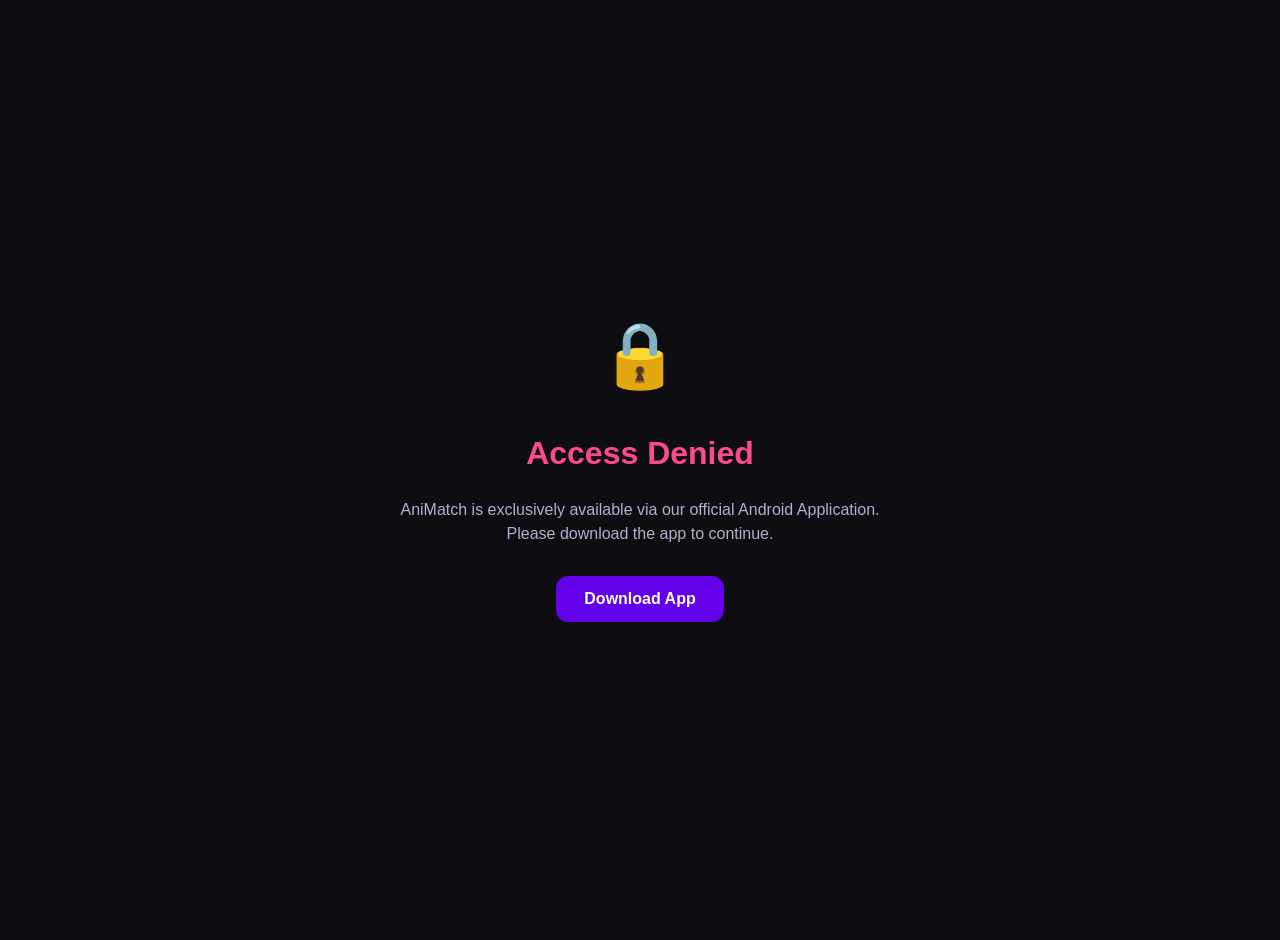
<file: index.html>
<!DOCTYPE html>
<html lang="en" data-theme="dark">

<head>
    <meta charset="UTF-8">
    <meta name="viewport" content="width=device-width, initial-scale=1.0, maximum-scale=1.0, user-scalable=no">
    <title>AniMatch — Smart Anime Discovery</title>
    <script>
        // Deferred security check — waits for the Android WebView bridge to inject
        window.addEventListener('DOMContentLoaded', () => {
            setTimeout(() => {
                const isApp = navigator.userAgent.includes("AniMatch-Android-App");
                const hasBridge = window.Android && typeof window.Android.isAndroid === 'function';

                if (!isApp && !hasBridge) {
                    // Replaces the entire page if accessed via standard web browser
                    document.documentElement.innerHTML = `
                        <head>
                            <meta name="viewport" content="width=device-width, initial-scale=1.0">
                            <title>Access Denied - AniMatch</title>
                            <style>
                                body { background:#0e0e12; color:white; height:100vh; margin:0; display:flex; 
                                       flex-direction:column; align-items:center; justify-content:center; 
                                       text-align:center; font-family:'Inter', sans-serif; padding:20px; }
                                h1 { color: #ff4b8a; margin-bottom: 10px; }
                                p { color: #b0b0cc; margin-bottom: 30px; line-height: 1.5; }
                                .btn { background: #6200ea; color: white; text-decoration: none; 
                                       font-weight: 600; padding: 14px 28px; border-radius: 12px; }
                            </style>
                        </head>
                        <body>
                            <span style="font-size: 64px; margin-bottom: 20px;">🔒</span>
                            <h1>Access Denied</h1>
                            <p>AniMatch is exclusively available via our official Android Application.<br>
                            Please download the app to continue.</p>
                            <a href="https://github.com/your-username/animatch-releases" class="btn">
                               Download App
                            </a>
                        </body>
                    `;
                    window.stop();
                }
            }, 300);
        });
    </script>
    <meta name="description"
        content="Discover your next favorite anime with intelligent recommendations, Tinder-style swiping, and personalized taste tracking.">
    <link rel="manifest" href="manifest.json">
    <meta name="theme-color" content="#0e0e12">
    <link href="https://fonts.googleapis.com/css2?family=Inter:wght@400;600;700;800;900&display=swap" rel="stylesheet">
    <link href="https://fonts.googleapis.com/icon?family=Material+Icons+Round" rel="stylesheet">
    <link rel="stylesheet" href="style.css">
</head>

<body>

    <!-- Header -->
    <header>
        <div class="header-top">
            <div class="app-title">AniMatch</div>
            <div class="header-actions">
                <button class="surprise-btn" id="btnSurprise" title="Surprise Me!">
                    <span class="material-icons-round" style="font-size:18px">casino</span>
                </button>
                <button class="theme-toggle" id="btnTheme" title="Toggle Theme">
                    <span class="material-icons-round" style="font-size:18px">light_mode</span>
                </button>
                <div class="level-container">
                    <div class="level-badge">
                        <span class="material-icons-round" style="font-size:13px">bolt</span>
                        <span id="levelDisplay">Lvl 1</span>
                    </div>
                    <div class="xp-bar-wrap">
                        <div class="xp-bar-fill" id="xpBarFill"></div>
                    </div>
                </div>
            </div>
        </div>
        <div class="search-container">
            <div class="input-group">
                <span class="material-icons-round input-icon">search</span>
                <input type="text" id="searchInput" class="material-input" placeholder="Search anime...">
            </div>
            <div class="select-wrapper">
                <select id="genreSelect" class="custom-select">
                    <option value="">All</option>
                    <option value="1">Action</option>
                    <option value="2">Adventure</option>
                    <option value="4">Comedy</option>
                    <option value="8">Drama</option>
                    <option value="10">Fantasy</option>
                    <option value="14">Horror</option>
                    <option value="62">Isekai</option>
                    <option value="7">Mystery</option>
                    <option value="22">Romance</option>
                    <option value="24">Sci-Fi</option>
                    <option value="36">Slice of Life</option>
                    <option value="30">Sports</option>
                    <option value="37">Supernatural</option>
                    <option value="41">Thriller</option>
                </select>
                <span class="material-icons-round select-arrow">expand_more</span>
            </div>
            <button class="btn-smart" id="btnSmartMatch">
                <span class="material-icons-round" style="font-size:16px">auto_awesome</span> Smart
            </button>
        </div>
    </header>

    <main>
        <!-- View: Discover -->
        <div id="view-discover" class="view active">
            <div class="card-area" id="cardStack">
                <div class="empty">
                    <span class="material-icons-round"
                        style="font-size:3rem;color:var(--primary-light)">travel_explore</span><br>
                    <span style="margin-top:8px;display:block">Search, pick a genre, or try <b>Smart Match</b></span>
                </div>
            </div>
            <div class="action-bar hidden" id="actionBar">
                <button class="btn-round btn-skip" id="btnSkip" aria-label="Skip">
                    <span class="material-icons-round">close</span>
                </button>
                <button class="btn-round btn-like-main" id="btnLike" aria-label="Like">
                    <span class="material-icons-round">favorite</span>
                </button>
                <button class="btn-round btn-save" id="btnSave" aria-label="Save">
                    <span class="material-icons-round">bookmark_add</span>
                </button>
            </div>
        </div>

        <!-- View: List -->
        <div id="view-list" class="view">
            <div class="section-title"><span class="material-icons-round">bookmarks</span> My List</div>
            <div class="list-toolbar" id="listToolbar">
                <div class="input-group" style="flex:1">
                    <span class="material-icons-round input-icon">filter_list</span>
                    <input type="text" id="listFilterInput" class="material-input" placeholder="Filter...">
                </div>
                <div style="display:flex;gap:4px;overflow-x:auto" id="statusFilters">
                    <button class="filter-chip active" data-status="all">All</button>
                    <button class="filter-chip" data-status="planning">Plan</button>
                    <button class="filter-chip" data-status="watching">Watch</button>
                    <button class="filter-chip" data-status="completed">Done</button>
                    <button class="filter-chip" data-status="dropped">Drop</button>
                </div>
                <button class="sort-btn" id="btnSort">
                    <span class="material-icons-round" style="font-size:14px">sort</span> Sort
                </button>
            </div>
            <div id="watchlistContainer"></div>
        </div>

        <!-- View: Profile / Stats -->
        <div id="view-profile" class="view">
            <div class="profile-header">
                <div class="profile-level" id="profileLevel">Level 1</div>
                <div class="profile-xp-text" id="profileXpText">0 / 100 XP</div>
                <div class="profile-xp-bar">
                    <div class="profile-xp-fill" id="profileXpFill"></div>
                </div>
            </div>

            <div class="streak-card">
                <div>
                    <div class="streak-num" id="streakNum">0</div>
                    <div class="streak-label">Day Streak 🔥</div>
                </div>
                <div style="text-align:right">
                    <div style="font-size:0.8rem;opacity:0.8">Best</div>
                    <div style="font-size:1.2rem;font-weight:800" id="bestStreak">0</div>
                </div>
            </div>

            <div class="stats-grid">
                <div class="stat-card">
                    <div class="stat-value" id="statLikes">0</div>
                    <div class="stat-label">Likes</div>
                </div>
                <div class="stat-card">
                    <div class="stat-value" id="statSwipes">0</div>
                    <div class="stat-label">Swipes</div>
                </div>
                <div class="stat-card">
                    <div class="stat-value" id="statWatchlist">0</div>
                    <div class="stat-label">In List</div>
                </div>
                <div class="stat-card">
                    <div class="stat-value" id="statAvgScore">—</div>
                    <div class="stat-label">Avg Score</div>
                </div>
            </div>

            <div class="chart-section">
                <h3>Genre Taste Map</h3>
                <div class="chart-container">
                    <canvas id="genreChart" width="140" height="140"></canvas>
                    <div class="chart-legend" id="chartLegend"></div>
                </div>
            </div>

            <div class="top-section">
                <h3>⭐ Top Rated by You</h3>
                <div id="topAnimeList"></div>
            </div>

            <button class="btn-export" id="btnExport">
                <span class="material-icons-round">share</span> Export Taste Card
            </button>
            <div style="text-align:center; margin-top: 15px;">
                <a href="privacy.html" target="_blank"
                    style="color:var(--text-dim); font-size:12px; text-decoration:underline;">Privacy Policy</a>
            </div>
        </div>

        <!-- View: Achievements -->
        <div id="view-achievements" class="view">
            <div class="section-title"><span class="material-icons-round">emoji_events</span> Achievements</div>
            <div class="ach-grid" id="achGrid"></div>
        </div>
    </main>

    <!-- Navigation -->
    <nav>
        <div class="nav-inner">
            <div class="nav-item active" data-target="view-discover">
                <span class="material-icons-round">explore</span> Discover
            </div>
            <div class="nav-item" data-target="view-list">
                <span class="material-icons-round">bookmarks</span> List
            </div>
            <div class="nav-item" data-target="view-profile">
                <span class="material-icons-round">person</span> Profile
            </div>
            <div class="nav-item" data-target="view-achievements">
                <span class="material-icons-round">emoji_events</span> Awards
            </div>
        </div>
    </nav>

    <!-- Details Modal -->
    <div class="modal-overlay" id="detailsModal">
        <div class="modal-content">
            <div class="modal-header">
                <img src="" alt="" class="modal-img" id="modalImg">
                <button class="modal-close" id="modalClose">
                    <span class="material-icons-round">close</span>
                </button>
            </div>
            <div class="modal-body">
                <h2 class="modal-title" id="modalTitle">Title</h2>
                <div class="modal-score" id="modalScore"></div>
                <div class="modal-tags" id="modalGenres"></div>

                <div class="modal-rating-section">
                    <label>Your Rating</label>
                    <div class="modal-stars" id="modalStars">
                        <span class="star material-icons-round" data-v="1">star</span>
                        <span class="star material-icons-round" data-v="2">star</span>
                        <span class="star material-icons-round" data-v="3">star</span>
                        <span class="star material-icons-round" data-v="4">star</span>
                        <span class="star material-icons-round" data-v="5">star</span>
                    </div>
                </div>

                <div class="modal-status-section">
                    <label>Watch Status</label>
                    <div class="status-options" id="modalStatusOptions">
                        <button class="status-option" data-status="planning">📋 Planning</button>
                        <button class="status-option" data-status="watching">▶️ Watching</button>
                        <button class="status-option" data-status="completed">✅ Completed</button>
                        <button class="status-option" data-status="dropped">🚫 Dropped</button>
                    </div>
                </div>

                <p class="modal-desc" id="modalDesc">Description...</p>

                <button class="modal-btn btn-like-modal" id="modalLikeBtn">
                    <span class="material-icons-round">favorite</span> Like This
                </button>
                <button class="modal-btn btn-add-list" id="modalListBtn">
                    <span class="material-icons-round">add</span> Add to Watchlist
                </button>
            </div>
        </div>
    </div>

    <!-- Quick Action Overlay -->
    <div class="quick-actions" id="quickActions">
        <div class="quick-actions-menu">
            <button class="qa-item" id="qaLike"><span class="material-icons-round"
                    style="color:var(--like-color)">favorite</span> Like</button>
            <button class="qa-item" id="qaSave"><span class="material-icons-round"
                    style="color:var(--save-color)">bookmark_add</span> Add to List</button>
            <button class="qa-item" id="qaSkip"><span class="material-icons-round"
                    style="color:var(--skip-color)">close</span> Skip</button>
        </div>
    </div>

    <!-- Privacy Policy Modal -->
    <div class="modal-overlay" id="privacyModal"
        style="display:flex; opacity:0; pointer-events:none; transition:opacity 0.3s; z-index:9999; align-items:center; justify-content:center; background:rgba(0,0,0,0.85);">
        <div class="modal-content"
            style="max-height:80vh; max-width:400px; padding:25px 20px; padding-bottom:max(20px, env(safe-area-inset-bottom, 20px)); text-align:center; overflow-y:auto; transform:none; height:auto; border-radius:18px;">
            <span class="material-icons-round"
                style="font-size: 48px; color: var(--primary); margin-bottom: 15px;">shield</span>
            <h2 style="margin-bottom: 20px; color: var(--text-main);">Privacy & Data</h2>
            <p
                style="color: var(--text-sec); font-size: 14px; margin-bottom: 25px; text-align: left; line-height: 1.6;">
                Welcome to AniMatch! Before you start swiping, please note:<br><br>
                • We do <strong>not</strong> collect personal data.<br>
                • All likes, stats, and watchlists are stored <strong>locally on your device</strong>.<br>
                • We use the unofficial <a href="https://jikan.moe" target="_blank"
                    style="color:var(--accent); font-weight:bold;">Jikan API</a> to fetch anime data.<br><br>
                Read our full <a href="privacy.html" target="_blank"
                    style="color:var(--primary); font-weight:bold;">Privacy Policy</a>.
            </p>
            <button class="btn-smart" id="btnAcceptPrivacy"
                style="width: 100%; padding: 14px; border-radius: 12px; font-size: 16px; justify-content: center;">
                I Understand & Accept
            </button>
        </div>
    </div>

    <!-- Global Loader -->
    <div class="loader" id="globalLoader">
        <div class="spinner"></div>
        <div style="color:var(--text-sec);font-size:0.85rem">Loading...</div>
    </div>

    <!-- Toast -->
    <div class="toast" id="toast">Message</div>

    <!-- Achievement Unlock Toast -->
    <div class="ach-toast" id="achToast">
        <div class="ach-toast-icon material-icons-round">emoji_events</div>
        <div class="ach-toast-title" id="achToastTitle">Achievement Unlocked!</div>
    </div>

    <!-- Hidden canvas for export -->
    <canvas id="exportCanvas" width="600" height="800" style="display:none"></canvas>

    <script src="app.js"></script>
</body>

</html>
</file>
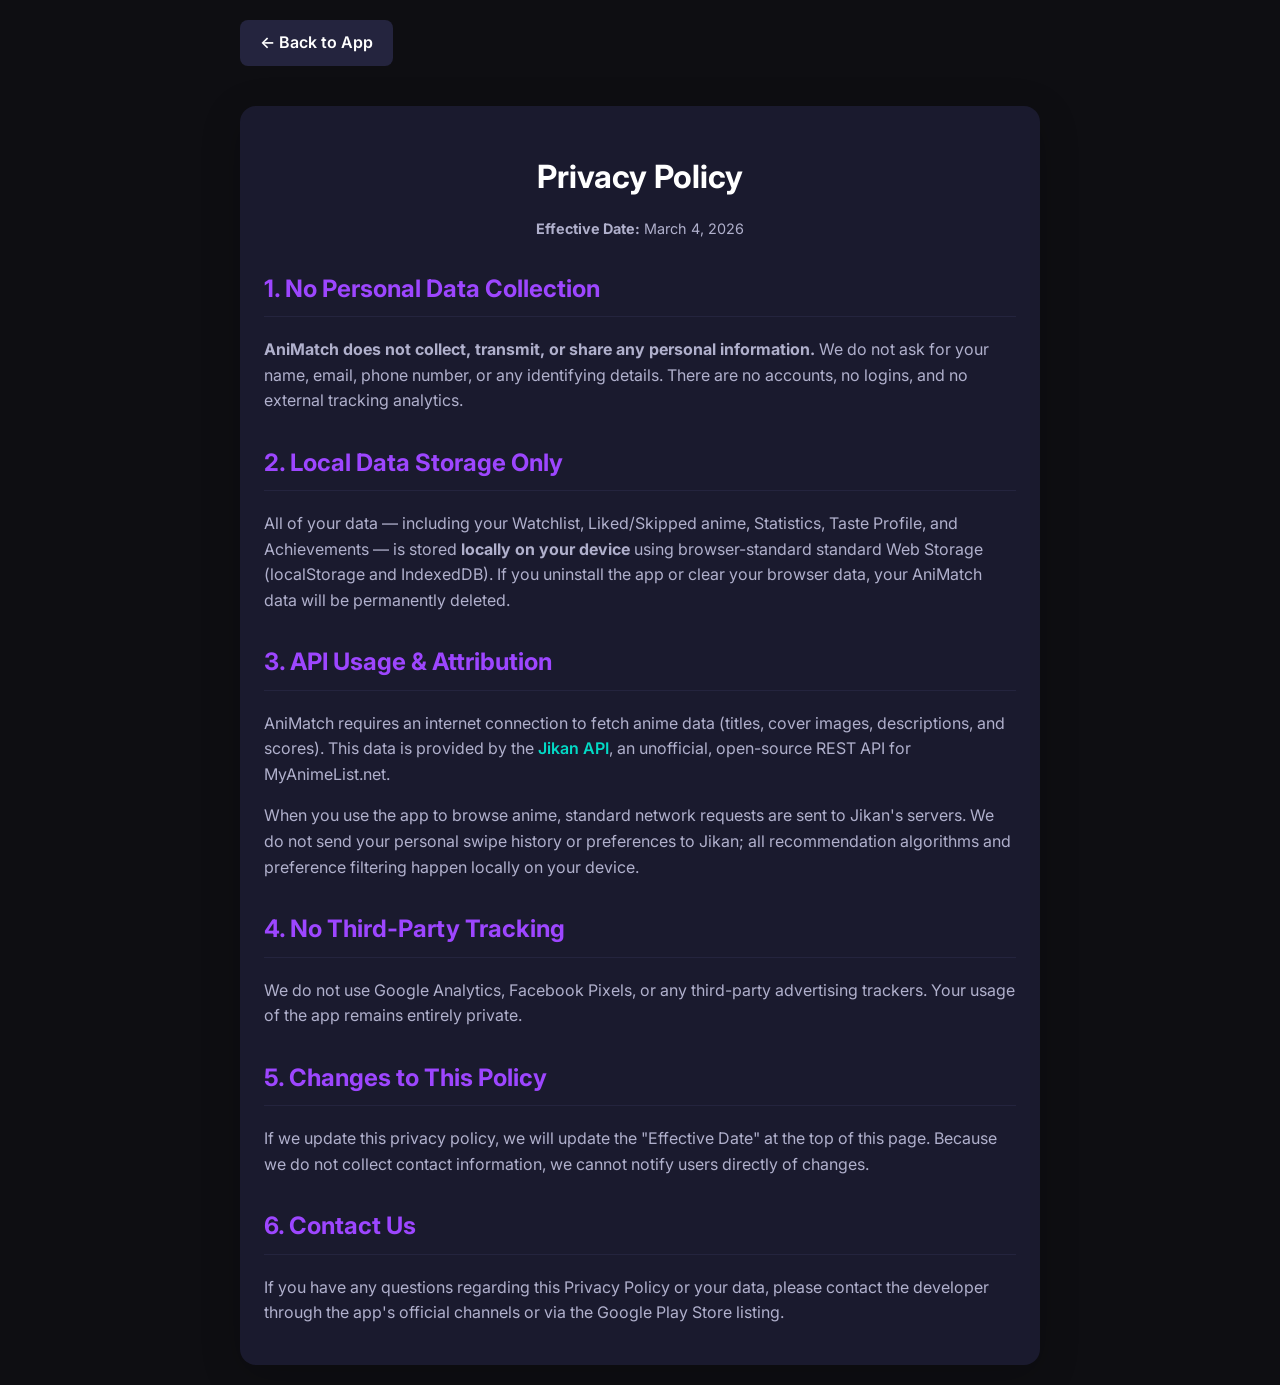
<file: privacy.html>
<!DOCTYPE html>
<html lang="en">

<head>
    <meta charset="UTF-8">
    <meta name="viewport" content="width=device-width, initial-scale=1.0, maximum-scale=1.0, user-scalable=no">
    <title>Privacy Policy - AniMatch</title>
    <link href="https://fonts.googleapis.com/css2?family=Inter:wght@400;600;700;800;900&display=swap" rel="stylesheet">
    <style>
        :root {
            --bg-dark: #0e0e12;
            --surface: #1a1a2e;
            --surface-2: #24243e;
            --text-main: #f0f0f5;
            --text-sec: #b0b0cc;
            --primary: #6200ea;
        }

        body {
            background-color: var(--bg-dark);
            color: var(--text-main);
            font-family: 'Inter', sans-serif;
            line-height: 1.6;
            padding: 20px;
            max-width: 800px;
            margin: 0 auto;
        }

        h1 {
            color: #fff;
            text-align: center;
            margin-bottom: 5px;
        }

        h2 {
            color: #9d46ff;
            margin-top: 30px;
            border-bottom: 1px solid var(--surface-2);
            padding-bottom: 8px;
        }

        p {
            color: var(--text-sec);
            margin-bottom: 15px;
        }

        .card {
            background: var(--surface);
            border-radius: 16px;
            padding: 24px;
            margin-top: 20px;
            box-shadow: 0 10px 40px rgba(0, 0, 0, 0.2);
        }

        a {
            color: #03dac6;
            text-decoration: none;
            font-weight: 600;
        }

        a:hover {
            text-decoration: underline;
        }

        .back-btn {
            display: inline-block;
            padding: 10px 20px;
            margin-bottom: 20px;
            background: var(--surface-2);
            color: white;
            border-radius: 8px;
        }
    </style>
</head>

<body>

    <a href="index.html" class="back-btn">← Back to App</a>

    <div class="card">
        <h1>Privacy Policy</h1>
        <p style="text-align:center; font-size:0.9rem;"><strong>Effective Date:</strong> March 4, 2026</p>

        <h2>1. No Personal Data Collection</h2>
        <p><strong>AniMatch does not collect, transmit, or share any personal information.</strong> We do not ask for
            your name, email, phone number, or any identifying details. There are no accounts, no logins, and no
            external tracking analytics.</p>

        <h2>2. Local Data Storage Only</h2>
        <p>All of your data — including your Watchlist, Liked/Skipped anime, Statistics, Taste Profile, and Achievements
            — is stored <strong>locally on your device</strong> using browser-standard standard Web Storage
            (localStorage and IndexedDB). If you uninstall the app or clear your browser data, your AniMatch data will
            be permanently deleted.</p>

        <h2>3. API Usage & Attribution</h2>
        <p>AniMatch requires an internet connection to fetch anime data (titles, cover images, descriptions, and
            scores). This data is provided by the <a href="https://jikan.moe/" target="_blank">Jikan API</a>, an
            unofficial, open-source REST API for MyAnimeList.net.</p>
        <p>When you use the app to browse anime, standard network requests are sent to Jikan's servers. We do not send
            your personal swipe history or preferences to Jikan; all recommendation algorithms and preference filtering
            happen locally on your device.</p>

        <h2>4. No Third-Party Tracking</h2>
        <p>We do not use Google Analytics, Facebook Pixels, or any third-party advertising trackers. Your usage of the
            app remains entirely private.</p>

        <h2>5. Changes to This Policy</h2>
        <p>If we update this privacy policy, we will update the "Effective Date" at the top of this page. Because we do
            not collect contact information, we cannot notify users directly of changes.</p>

        <h2>6. Contact Us</h2>
        <p>If you have any questions regarding this Privacy Policy or your data, please contact the developer through
            the app's official channels or via the Google Play Store listing.</p>
    </div>

</body>

</html>
</file>
<file: style.css>
/* ===== AniMatch V3 — Stylesheet ===== */

/* --- Theme Variables --- */
:root,
[data-theme="dark"] {
    --primary: #6200ea;
    --primary-light: #9d46ff;
    --primary-dark: #3700b3;
    --accent: #03dac6;
    --accent-glow: rgba(3, 218, 198, 0.3);
    --bg-dark: #0e0e12;
    --surface: #1a1a24;
    --surface-2: #26263a;
    --surface-3: #32324a;
    --text-main: #f0f0f5;
    --text-sec: #9999b0;
    --text-dim: #666680;
    --nav-height: 64px;
    --header-height: 130px;
    --border-radius: 18px;
    --card-width: min(92vw, 500px);
    --card-height: calc(100% - 80px);
    --like-color: #ff4b8a;
    --skip-color: #ff6b35;
    --save-color: #4fc3f7;
    --status-planning: #64b5f6;
    --status-watching: #81c784;
    --status-completed: #ffd54f;
    --status-dropped: #e57373;
    --shadow-strong: 0 10px 40px rgba(0, 0, 0, 0.6);
    --shadow-soft: 0 4px 20px rgba(0, 0, 0, 0.3);
}

[data-theme="light"] {
    --bg-dark: #f5f5fa;
    --surface: #ffffff;
    --surface-2: #eeeef5;
    --surface-3: #dddde8;
    --text-main: #1a1a2e;
    --text-sec: #555570;
    --text-dim: #8888a0;
    --shadow-strong: 0 10px 40px rgba(0, 0, 0, 0.12);
    --shadow-soft: 0 4px 20px rgba(0, 0, 0, 0.08);
}

/* --- Responsive Breakpoints --- */

/* Small phones */
@media (max-width: 480px) {

    :root,
    [data-theme="dark"] {
        --header-height: 115px;
        --nav-height: 56px;
    }
}

/* Tablets portrait (600px–900px) */
@media (min-width: 600px) {

    :root,
    [data-theme="dark"] {
        --card-width: min(85vw, 560px);
        --header-height: 130px;
        --nav-height: 68px;
    }
}

/* Tablets landscape & small desktops (900px+) */
@media (min-width: 900px) {

    :root,
    [data-theme="dark"] {
        --card-width: min(55vw, 600px);
        --card-height: calc(100% - 80px);
        --header-height: 140px;
        --nav-height: 72px;
    }

    header {
        max-width: 900px;
        padding: 12px 32px;
    }

    main {
        max-width: 900px;
    }

    nav {
        max-width: 900px;
    }

    .anime-card {
        max-height: 600px;
    }

    .card-title {
        font-size: 1.35rem;
    }

    .card-desc {
        -webkit-line-clamp: 4;
        line-clamp: 4;
        font-size: 0.9rem;
    }

    .stats-grid {
        grid-template-columns: 1fr 1fr 1fr 1fr;
    }

    .ach-grid {
        grid-template-columns: 1fr 1fr 1fr;
    }

    .list-item {
        padding: 14px 16px;
    }

    .list-img {
        width: 75px;
        height: 110px;
    }
}

/* Large tablets / desktops (1200px+) */
@media (min-width: 1200px) {

    :root,
    [data-theme="dark"] {
        --card-width: min(45vw, 640px);
        --nav-height: 76px;
    }

    header {
        max-width: 1100px;
    }

    main {
        max-width: 1100px;
    }

    nav {
        max-width: 1100px;
    }

    .ach-grid {
        grid-template-columns: 1fr 1fr 1fr 1fr;
    }
}

/* --- Reset & Base --- */
* {
    box-sizing: border-box;
    -webkit-tap-highlight-color: transparent;
    margin: 0;
    padding: 0;
}

body {
    font-family: 'Inter', 'Roboto', system-ui, sans-serif;
    background-color: var(--bg-dark);
    color: var(--text-main);
    height: 100vh;
    height: 100dvh;
    display: flex;
    flex-direction: column;
    /* NOTE: overflow:hidden clips position:fixed children in Android WebView.
       Overflow is now controlled per-child (main, header) instead. */
    overflow: visible;
    transition: background-color 0.4s, color 0.4s;
}

/* --- Header --- */
header {
    background: var(--surface);
    padding: 10px 16px;
    box-shadow: var(--shadow-soft);
    z-index: 100;
    display: flex;
    flex-direction: column;
    gap: 8px;
    height: var(--header-height);
    transition: background 0.4s, height 0.3s;
    max-width: 900px;
    margin: 0 auto;
    width: 100%;
}

.header-top {
    display: flex;
    justify-content: space-between;
    align-items: center;
}

.app-title {
    font-size: 1.25rem;
    font-weight: 900;
    background: linear-gradient(135deg, var(--primary-light), var(--accent));
    -webkit-background-clip: text;
    -webkit-text-fill-color: transparent;
    background-clip: text;
}

.header-actions {
    display: flex;
    align-items: center;
    gap: 8px;
}

.theme-toggle,
.surprise-btn {
    background: var(--surface-2);
    border: none;
    color: var(--text-sec);
    width: 36px;
    height: 36px;
    border-radius: 10px;
    display: flex;
    align-items: center;
    justify-content: center;
    cursor: pointer;
    transition: 0.2s;
}

.theme-toggle:hover,
.surprise-btn:hover {
    background: var(--surface-3);
    color: var(--text-main);
}

/* Level Badge + XP Bar */
.level-container {
    display: flex;
    align-items: center;
    gap: 8px;
}

.level-badge {
    background: linear-gradient(135deg, var(--primary), var(--primary-light));
    padding: 4px 12px;
    border-radius: 12px;
    font-size: 0.75rem;
    font-weight: 700;
    color: white;
    display: flex;
    align-items: center;
    gap: 4px;
    box-shadow: 0 2px 8px rgba(98, 0, 234, 0.4);
}

.xp-bar-wrap {
    flex: 1;
    max-width: 80px;
    height: 6px;
    background: var(--surface-2);
    border-radius: 3px;
    overflow: hidden;
}

.xp-bar-fill {
    height: 100%;
    border-radius: 3px;
    background: linear-gradient(90deg, var(--primary), var(--accent));
    transition: width 0.5s cubic-bezier(0.4, 0, 0.2, 1);
    width: 0%;
}

/* Search Row */
.search-container {
    display: flex;
    gap: 8px;
    align-items: center;
}

.input-group {
    position: relative;
    flex: 1;
}

.material-input {
    width: 100%;
    background: var(--surface-2);
    border: 1px solid transparent;
    border-radius: 12px;
    padding: 10px 10px 10px 40px;
    color: var(--text-main);
    font-size: 0.9rem;
    outline: none;
    transition: border-color 0.2s, background 0.4s;
}

.material-input:focus {
    border-color: var(--primary);
}

.input-icon {
    position: absolute;
    left: 12px;
    top: 50%;
    transform: translateY(-50%);
    color: var(--text-dim);
    font-size: 1.1rem;
    pointer-events: none;
}

.select-wrapper {
    position: relative;
    width: 110px;
}

.custom-select {
    width: 100%;
    appearance: none;
    background: var(--surface-2);
    border: none;
    border-radius: 12px;
    color: var(--text-main);
    padding: 0 28px 0 10px;
    height: 41px;
    font-size: 0.8rem;
    outline: none;
    transition: background 0.4s;
}

.select-arrow {
    position: absolute;
    right: 8px;
    top: 50%;
    transform: translateY(-50%);
    pointer-events: none;
    color: var(--text-dim);
    font-size: 1.1rem;
}

.btn-smart {
    background: linear-gradient(135deg, #ff6b35, #ff4b8a);
    border: none;
    color: white;
    border-radius: 12px;
    padding: 10px 14px;
    font-size: 0.8rem;
    font-weight: 700;
    cursor: pointer;
    white-space: nowrap;
    display: flex;
    align-items: center;
    gap: 4px;
    box-shadow: 0 2px 12px rgba(255, 75, 138, 0.3);
    transition: transform 0.15s, box-shadow 0.15s;
}

.btn-smart:active {
    transform: scale(0.95);
}

.btn-smart.active-mode {
    box-shadow: 0 0 20px rgba(255, 75, 138, 0.5);
    animation: pulse-glow 2s infinite;
}

@keyframes pulse-glow {

    0%,
    100% {
        box-shadow: 0 0 15px rgba(255, 75, 138, 0.3);
    }

    50% {
        box-shadow: 0 0 25px rgba(255, 75, 138, 0.6);
    }
}

/* --- Main Content --- */
main {
    flex: 1;
    position: relative;
    overflow: clip; /* clips children without creating a new fixed-positioning context */
    width: 100%;
    max-width: 900px;
    margin: 0 auto;
}

.view {
    position: absolute;
    top: 0;
    left: 0;
    width: 100%;
    height: 100%;
    padding: 16px;
    padding-bottom: calc(var(--nav-height) + 16px + env(safe-area-inset-bottom, 0px));
    overflow-y: auto;
    opacity: 0;
    pointer-events: none;
    transition: opacity 0.3s;
}

.view.active {
    opacity: 1;
    pointer-events: all;
    z-index: 10;
}

#view-discover {
    overflow: hidden;
    display: flex;
    flex-direction: column;
    padding-bottom: calc(var(--nav-height) + env(safe-area-inset-bottom, 0px));
}

/* --- Card Stack & Swipe --- */
.card-area {
    position: relative;
    flex: 1;
    min-height: 0;
    display: flex;
    flex-direction: column;
    justify-content: center;
    align-items: center;
}

.anime-card {
    position: absolute;
    width: var(--card-width);
    height: var(--card-height);
    max-height: 520px;
    background: var(--surface);
    border-radius: var(--border-radius);
    overflow: hidden;
    box-shadow: var(--shadow-strong);
    transition: transform 0.4s cubic-bezier(0.25, 0.8, 0.25, 1);
    transform-origin: 50% 100%;
    display: flex;
    flex-direction: column;
    cursor: grab;
    user-select: none;
}

@media (max-width: 480px) {
    .anime-card {
        max-height: 48dvmax;
    }

    .action-bar {
        height: 60px;
        padding: 0;
    }

    .btn-round {
        width: 44px;
        height: 44px;
    }

    .btn-like-main {
        width: 56px;
        height: 56px;
    }
}

.anime-card:active {
    cursor: grabbing;
}

.card-img {
    width: 100%;
    height: 58%;
    object-fit: cover;
    pointer-events: none;
}

.card-body {
    padding: 14px 18px 12px;
    flex: 1;
    display: flex;
    flex-direction: column;
    overflow: hidden;
    min-width: 0;
}

.card-title {
    font-size: 1.2rem;
    font-weight: 800;
    margin: 0 0 4px 0;
    line-height: 1.2;
    white-space: normal;
    overflow: hidden;
    display: -webkit-box;
    -webkit-box-orient: vertical;
    -webkit-line-clamp: 2;
    line-clamp: 2;
}

.card-meta {
    color: var(--accent);
    font-size: 0.78rem;
    margin-bottom: 6px;
    display: flex;
    gap: 8px;
    align-items: center;
}

.card-desc {
    font-size: 0.85rem;
    color: var(--text-sec);
    line-height: 1.4;
    overflow: hidden;
    display: -webkit-box;
    -webkit-box-orient: vertical;
    -webkit-line-clamp: 3;
    line-clamp: 3;
}

/* Why Recommended Tag */
.why-tag {
    position: absolute;
    bottom: 8px;
    left: 8px;
    right: 8px;
    background: rgba(0, 0, 0, 0.75);
    backdrop-filter: blur(8px);
    color: var(--accent);
    font-size: 0.7rem;
    padding: 6px 10px;
    border-radius: 10px;
    display: none;
    align-items: center;
    gap: 4px;
}

.why-tag.visible {
    display: flex;
}

/* Swipe Badges */
.nav-badge {
    position: absolute;
    top: 50px;
    padding: 10px 20px;
    border: 3px solid;
    border-radius: 12px;
    font-size: 1.4rem;
    font-weight: 900;
    text-transform: uppercase;
    opacity: 0;
    z-index: 20;
    pointer-events: none;
}

.nav-badge.like {
    right: 30px;
    color: var(--like-color);
    border-color: var(--like-color);
}

.nav-badge.skip {
    left: 30px;
    color: var(--skip-color);
    border-color: var(--skip-color);
}

.nav-badge.save {
    left: 50%;
    transform: translateX(-50%);
    top: auto;
    bottom: 60px;
    color: var(--save-color);
    border-color: var(--save-color);
}

/* Action Buttons */
.action-bar {
    display: flex;
    justify-content: center;
    gap: 20px;
    height: 72px;
    align-items: center;
    width: 100%;
    flex-shrink: 0;
    padding: 4px 0;
}

.btn-round {
    width: 52px;
    height: 52px;
    border-radius: 50%;
    border: none;
    display: flex;
    align-items: center;
    justify-content: center;
    cursor: pointer;
    box-shadow: var(--shadow-soft);
    transition: transform 0.15s;
    background: var(--surface);
    color: var(--text-main);
}

.btn-round:active {
    transform: scale(0.88);
}

.btn-skip {
    color: var(--skip-color);
    border: 2px solid var(--skip-color);
    background: transparent;
}

.btn-like-main {
    background: linear-gradient(135deg, #ff4b8a, #ff6b9d);
    color: white;
    width: 64px;
    height: 64px;
    box-shadow: 0 4px 20px rgba(255, 75, 138, 0.4);
}

.btn-save {
    color: var(--save-color);
    border: 2px solid var(--save-color);
    background: transparent;
}

/* Heart Burst Animation */
.heart-burst {
    position: fixed;
    pointer-events: none;
    z-index: 9999;
}

.heart-particle {
    position: absolute;
    font-size: 1.5rem;
    animation: heart-fly 0.8s ease-out forwards;
}

@keyframes heart-fly {
    0% {
        transform: translate(0, 0) scale(1);
        opacity: 1;
    }

    100% {
        transform: translate(var(--tx), var(--ty)) scale(0);
        opacity: 0;
    }
}

/* --- List View --- */
.list-toolbar {
    display: flex;
    gap: 8px;
    margin-bottom: 12px;
    position: sticky;
    top: 0;
    background: var(--bg-dark);
    z-index: 5;
    padding: 4px 0 8px;
    transition: background 0.4s;
}

.filter-chip {
    padding: 6px 14px;
    border-radius: 20px;
    font-size: 0.75rem;
    border: 1px solid var(--surface-3);
    background: transparent;
    color: var(--text-sec);
    cursor: pointer;
    white-space: nowrap;
    transition: 0.2s;
}

.filter-chip.active {
    background: var(--primary);
    border-color: var(--primary);
    color: white;
}

.sort-btn {
    background: var(--surface-2);
    border: none;
    color: var(--text-sec);
    padding: 6px 12px;
    border-radius: 20px;
    font-size: 0.75rem;
    cursor: pointer;
    display: flex;
    align-items: center;
    gap: 4px;
}

.list-item {
    display: flex;
    gap: 12px;
    background: var(--surface);
    padding: 12px;
    border-radius: 14px;
    margin-bottom: 10px;
    position: relative;
    overflow: hidden;
    transition: background 0.4s;
}

.list-img {
    width: 65px;
    height: 95px;
    border-radius: 10px;
    object-fit: cover;
    flex-shrink: 0;
}

.list-info {
    flex: 1;
    min-width: 0;
}

.list-title {
    font-weight: 700;
    margin-bottom: 2px;
    font-size: 0.95rem;
    white-space: nowrap;
    overflow: hidden;
    text-overflow: ellipsis;
}

.list-subtitle {
    font-size: 0.78rem;
    color: var(--text-dim);
    margin-bottom: 4px;
}

.list-bottom {
    display: flex;
    justify-content: space-between;
    align-items: center;
    margin-top: 4px;
}

.list-acts {
    display: flex;
    gap: 6px;
}

/* Status Badge */
.status-badge {
    font-size: 0.65rem;
    font-weight: 700;
    padding: 3px 8px;
    border-radius: 6px;
    text-transform: uppercase;
    letter-spacing: 0.5px;
}

.status-planning {
    background: rgba(100, 181, 246, 0.2);
    color: var(--status-planning);
}

.status-watching {
    background: rgba(129, 199, 132, 0.2);
    color: var(--status-watching);
}

.status-completed {
    background: rgba(255, 213, 79, 0.2);
    color: var(--status-completed);
}

.status-dropped {
    background: rgba(229, 115, 115, 0.2);
    color: var(--status-dropped);
}

/* Star Rating */
.star-rating {
    display: flex;
    gap: 2px;
}

.star-rating .star {
    font-size: 1rem;
    cursor: pointer;
    color: var(--surface-3);
    transition: color 0.15s, transform 0.15s;
}

.star-rating .star.filled {
    color: #ffd54f;
}

.star-rating .star:hover {
    transform: scale(1.2);
}

.stars-display {
    font-size: 0.75rem;
    color: #ffd54f;
}

/* --- Modal --- */
.modal-overlay {
    position: fixed;
    top: 0;
    left: 0;
    width: 100%;
    height: 100%;
    background: rgba(0, 0, 0, 0.85);
    z-index: 1000;
    opacity: 0;
    pointer-events: none;
    transition: opacity 0.3s;
    display: flex;
    align-items: flex-end;
}

.modal-overlay.open {
    opacity: 1;
    pointer-events: all;
}

.modal-content {
    background: var(--surface);
    width: 100%;
    height: 92vh;
    border-top-left-radius: 28px;
    border-top-right-radius: 28px;
    transform: translateY(100%);
    transition: transform 0.35s cubic-bezier(0.2, 0.8, 0.2, 1), background 0.4s;
    display: flex;
    flex-direction: column;
    overflow: hidden;
}

.modal-overlay.open .modal-content {
    transform: translateY(0);
}

.modal-header {
    position: relative;
    height: 35%;
    flex-shrink: 0;
}

.modal-img {
    width: 100%;
    height: 100%;
    object-fit: cover;
    mask-image: linear-gradient(to bottom, black 60%, transparent 100%);
    -webkit-mask-image: linear-gradient(to bottom, black 60%, transparent 100%);
}

.modal-close {
    position: absolute;
    top: 16px;
    right: 16px;
    background: rgba(0, 0, 0, 0.6);
    color: white;
    border-radius: 50%;
    width: 38px;
    height: 38px;
    display: flex;
    align-items: center;
    justify-content: center;
    cursor: pointer;
    backdrop-filter: blur(8px);
    border: none;
    transition: transform 0.15s;
}

.modal-close:active {
    transform: scale(0.9);
}

.modal-body {
    padding: 20px;
    overflow-y: auto;
    flex: 1;
    margin-top: -30px;
    position: relative;
    z-index: 2;
}

.modal-title {
    font-size: 1.5rem;
    font-weight: 800;
    margin-bottom: 8px;
}

.modal-score {
    display: flex;
    align-items: center;
    gap: 8px;
    margin-bottom: 12px;
    color: var(--accent);
    font-weight: 600;
}

.modal-tags {
    display: flex;
    gap: 6px;
    flex-wrap: wrap;
    margin-bottom: 16px;
}

.tag {
    background: var(--surface-2);
    color: var(--text-sec);
    padding: 5px 12px;
    border-radius: 8px;
    font-size: 0.72rem;
    font-weight: 600;
    transition: background 0.4s;
}

.modal-desc {
    line-height: 1.7;
    color: var(--text-sec);
    margin-bottom: 20px;
    font-size: 0.9rem;
}

/* Modal Star Rating */
.modal-rating-section {
    margin-bottom: 20px;
}

.modal-rating-section label {
    font-size: 0.85rem;
    color: var(--text-dim);
    margin-bottom: 6px;
    display: block;
}

.modal-stars {
    display: flex;
    gap: 6px;
}

.modal-stars .star {
    font-size: 1.8rem;
    cursor: pointer;
    color: var(--surface-3);
    transition: 0.2s;
}

.modal-stars .star.filled {
    color: #ffd54f;
}

.modal-stars .star:hover {
    transform: scale(1.15);
}

/* Modal Status */
.modal-status-section {
    margin-bottom: 20px;
}

.modal-status-section label {
    font-size: 0.85rem;
    color: var(--text-dim);
    margin-bottom: 6px;
    display: block;
}

.status-options {
    display: flex;
    gap: 8px;
    flex-wrap: wrap;
}

.status-option {
    padding: 8px 16px;
    border-radius: 10px;
    border: 1px solid var(--surface-3);
    background: transparent;
    color: var(--text-sec);
    font-size: 0.8rem;
    cursor: pointer;
    transition: 0.2s;
    font-weight: 600;
}

.status-option.active {
    border-color: var(--primary);
    background: rgba(98, 0, 234, 0.15);
    color: var(--primary-light);
}

.modal-btn {
    width: 100%;
    padding: 14px;
    border-radius: 14px;
    border: none;
    font-size: 0.95rem;
    font-weight: 700;
    cursor: pointer;
    display: flex;
    align-items: center;
    justify-content: center;
    gap: 8px;
    margin-bottom: 10px;
    transition: transform 0.15s;
}

.modal-btn:active {
    transform: scale(0.97);
}

.btn-like-modal {
    background: linear-gradient(135deg, #ff4b8a, #ff6b9d);
    color: white;
}

.btn-add-list {
    background: var(--surface-2);
    color: var(--text-main);
}

/* --- Profile / Stats View --- */
.profile-header {
    text-align: center;
    padding: 20px 0;
    background: linear-gradient(135deg, var(--primary-dark), var(--primary));
    border-radius: 20px;
    margin-bottom: 20px;
    position: relative;
    overflow: hidden;
}

.profile-header::before {
    content: '';
    position: absolute;
    top: -50%;
    left: -50%;
    width: 200%;
    height: 200%;
    background: radial-gradient(circle, rgba(255, 255, 255, 0.05) 0%, transparent 70%);
}

.profile-level {
    font-size: 2.5rem;
    font-weight: 900;
    color: white;
}

.profile-xp-text {
    color: rgba(255, 255, 255, 0.7);
    font-size: 0.8rem;
    margin-top: 4px;
}

.profile-xp-bar {
    width: 60%;
    height: 8px;
    background: rgba(255, 255, 255, 0.15);
    border-radius: 4px;
    margin: 10px auto 0;
    overflow: hidden;
}

.profile-xp-fill {
    height: 100%;
    background: linear-gradient(90deg, var(--accent), #4fc3f7);
    border-radius: 4px;
    transition: width 0.6s;
}

/* Stats Grid */
.stats-grid {
    display: grid;
    grid-template-columns: 1fr 1fr;
    gap: 10px;
    margin-bottom: 20px;
}

.stat-card {
    background: var(--surface);
    padding: 16px;
    border-radius: 16px;
    text-align: center;
    transition: background 0.4s;
}

.stat-value {
    font-size: 1.8rem;
    font-weight: 900;
    color: var(--primary-light);
}

.stat-label {
    font-size: 0.75rem;
    color: var(--text-dim);
    margin-top: 2px;
}

/* Streak */
.streak-card {
    background: linear-gradient(135deg, #ff6b35, #ff4b8a);
    padding: 16px 20px;
    border-radius: 16px;
    display: flex;
    justify-content: space-between;
    align-items: center;
    margin-bottom: 20px;
    color: white;
}

.streak-num {
    font-size: 2rem;
    font-weight: 900;
}

.streak-label {
    font-size: 0.8rem;
    opacity: 0.85;
}

/* Genre Chart */
.chart-section {
    margin-bottom: 20px;
}

.chart-section h3 {
    font-size: 1rem;
    margin-bottom: 12px;
    color: var(--text-main);
}

.chart-container {
    background: var(--surface);
    border-radius: 16px;
    padding: 20px;
    display: flex;
    align-items: center;
    gap: 20px;
    transition: background 0.4s;
}

#genreChart {
    width: 140px;
    height: 140px;
    flex-shrink: 0;
}

.chart-legend {
    flex: 1;
}

.legend-item {
    display: flex;
    align-items: center;
    gap: 8px;
    margin-bottom: 6px;
    font-size: 0.8rem;
}

.legend-dot {
    width: 10px;
    height: 10px;
    border-radius: 50%;
    flex-shrink: 0;
}

/* Top Anime */
.top-section h3 {
    font-size: 1rem;
    margin-bottom: 12px;
}

.top-anime-item {
    display: flex;
    gap: 10px;
    align-items: center;
    background: var(--surface);
    padding: 10px;
    border-radius: 12px;
    margin-bottom: 8px;
    transition: background 0.4s;
}

.top-rank {
    font-size: 1.2rem;
    font-weight: 900;
    color: var(--primary-light);
    width: 30px;
    text-align: center;
}

.top-img {
    width: 45px;
    height: 65px;
    border-radius: 8px;
    object-fit: cover;
}

.top-info {
    flex: 1;
}

.top-title {
    font-weight: 700;
    font-size: 0.85rem;
}

.top-sub {
    font-size: 0.72rem;
    color: var(--text-dim);
}

/* Social Export Button */
.btn-export {
    width: 100%;
    padding: 14px;
    border-radius: 14px;
    border: none;
    background: linear-gradient(135deg, var(--primary), var(--accent));
    color: white;
    font-weight: 700;
    font-size: 0.95rem;
    cursor: pointer;
    display: flex;
    align-items: center;
    justify-content: center;
    gap: 8px;
    margin-top: 20px;
}

/* --- Achievements View --- */
.ach-grid {
    display: grid;
    grid-template-columns: 1fr 1fr;
    gap: 10px;
}

.ach-card {
    background: var(--surface);
    padding: 16px;
    border-radius: 14px;
    text-align: center;
    opacity: 0.4;
    transition: opacity 0.3s, border-color 0.3s, transform 0.3s, background 0.4s;
    border: 1px solid transparent;
}

.ach-card.unlocked {
    opacity: 1;
    border-color: var(--accent);
    box-shadow: 0 0 15px var(--accent-glow);
}

.ach-icon {
    font-size: 2rem;
    margin-bottom: 6px;
}

.ach-card.unlocked .ach-icon {
    color: var(--accent);
}

.ach-title {
    font-weight: 700;
    font-size: 0.85rem;
}

.ach-desc {
    font-size: 0.7rem;
    color: var(--text-dim);
    margin-top: 4px;
}

.ach-progress {
    width: 100%;
    height: 4px;
    background: var(--surface-2);
    border-radius: 2px;
    margin-top: 8px;
    overflow: hidden;
}

.ach-progress-fill {
    height: 100%;
    background: var(--accent);
    border-radius: 2px;
    transition: width 0.5s;
}

/* --- Navigation Bar --- */
nav {
    height: var(--nav-height);
    background: var(--surface);
    display: flex;
    justify-content: center;
    align-items: stretch;
    position: fixed;
    bottom: 0;
    left: 0;
    right: 0;
    width: 100%;
    border-top: 1px solid var(--surface-2);
    z-index: 100;
    transition: background 0.4s;
    padding-bottom: env(safe-area-inset-bottom, 0px);
}

.nav-inner {
    display: flex;
    justify-content: space-around;
    align-items: center;
    width: 100%;
    max-width: 900px;
    height: 100%;
}

.nav-item {
    display: flex;
    flex-direction: column;
    align-items: center;
    color: var(--text-dim);
    font-size: 0.65rem;
    cursor: pointer;
    transition: color 0.2s;
    padding: 4px 12px;
    font-weight: 600;
}

.nav-item.active {
    color: var(--primary-light);
}

.nav-item .material-icons-round {
    font-size: 1.4rem;
    margin-bottom: 2px;
}

/* --- Utilities --- */
.loader {
    position: absolute;
    top: 0;
    left: 0;
    width: 100%;
    height: 100%;
    background: rgba(14, 14, 18, 0.85);
    z-index: 50;
    display: flex;
    flex-direction: column;
    align-items: center;
    justify-content: center;
    opacity: 0;
    pointer-events: none;
    transition: opacity 0.2s;
}

.loader.active {
    opacity: 1;
    pointer-events: all;
}

.spinner {
    width: 40px;
    height: 40px;
    border: 3px solid var(--surface-2);
    border-top: 3px solid var(--primary-light);
    border-radius: 50%;
    animation: spin 0.8s linear infinite;
    margin-bottom: 10px;
}

@keyframes spin {
    100% {
        transform: rotate(360deg);
    }
}

.toast {
    position: fixed;
    bottom: calc(var(--nav-height) + 12px + env(safe-area-inset-bottom, 0px));
    left: 50%;
    transform: translateX(-50%) translateY(20px);
    background: var(--surface-2);
    color: var(--text-main);
    padding: 10px 22px;
    border-radius: 14px;
    opacity: 0;
    transition: 0.3s;
    z-index: 9000;
    pointer-events: none;
    backdrop-filter: blur(10px);
    font-size: 0.85rem;
    font-weight: 600;
    box-shadow: var(--shadow-strong);
    border: 1px solid var(--surface-3);
    display: flex;
    align-items: center;
    gap: 6px;
}

.toast.show {
    opacity: 1;
    transform: translateX(-50%) translateY(0);
}

/* Achievement Unlock Toast */
.ach-toast {
    position: fixed;
    top: 20px;
    left: 50%;
    transform: translateX(-50%) translateY(-100px);
    background: linear-gradient(135deg, var(--primary), var(--primary-light));
    color: white;
    padding: 14px 24px;
    border-radius: 16px;
    z-index: 9999;
    pointer-events: none;
    text-align: center;
    box-shadow: 0 8px 30px rgba(98, 0, 234, 0.5);
    transition: transform 0.4s cubic-bezier(0.2, 0.8, 0.2, 1);
}

.ach-toast.show {
    transform: translateX(-50%) translateY(0);
}

.ach-toast-icon {
    font-size: 1.5rem;
    margin-bottom: 4px;
}

.ach-toast-title {
    font-weight: 800;
    font-size: 0.9rem;
}

/* Quick Action Menu */
.quick-actions {
    position: fixed;
    z-index: 500;
    pointer-events: none;
    opacity: 0;
    transition: opacity 0.2s;
}

.quick-actions.visible {
    opacity: 1;
    pointer-events: all;
}

.quick-actions-menu {
    background: var(--surface);
    border-radius: 16px;
    box-shadow: var(--shadow-strong);
    overflow: hidden;
    border: 1px solid var(--surface-2);
}

.qa-item {
    display: flex;
    align-items: center;
    gap: 10px;
    padding: 14px 20px;
    cursor: pointer;
    color: var(--text-main);
    font-size: 0.9rem;
    font-weight: 600;
    border: none;
    background: transparent;
    width: 100%;
    transition: background 0.15s;
}

.qa-item:hover {
    background: var(--surface-2);
}

.qa-item .material-icons-round {
    font-size: 1.2rem;
}

.empty {
    text-align: center;
    color: var(--text-dim);
    margin-top: 50px;
}

.hidden {
    display: none !important;
}

/* Advanced Filters */
.filter-row {
    display: flex;
    gap: 8px;
    flex-wrap: wrap;
    padding: 4px 0;
}

.filter-row .material-input {
    padding: 8px 10px 8px 10px;
    font-size: 0.8rem;
    width: auto;
}

/* Scrollbar */
::-webkit-scrollbar {
    width: 4px;
}

::-webkit-scrollbar-track {
    background: transparent;
}

::-webkit-scrollbar-thumb {
    background: var(--surface-3);
    border-radius: 2px;
}

/* Section Titles */
.section-title {
    font-size: 1.1rem;
    font-weight: 800;
    margin-bottom: 16px;
    display: flex;
    align-items: center;
    gap: 8px;
}

/* Small button for list items */
.btn-sm {
    width: 34px;
    height: 34px;
    border-radius: 50%;
    border: none;
    display: flex;
    align-items: center;
    justify-content: center;
    cursor: pointer;
    background: transparent;
    color: var(--text-sec);
    transition: 0.15s;
    font-size: 0.9rem;
}

.btn-sm:hover {
    background: var(--surface-2);
}

.btn-sm.danger:hover {
    color: var(--status-dropped);
}
</file>
